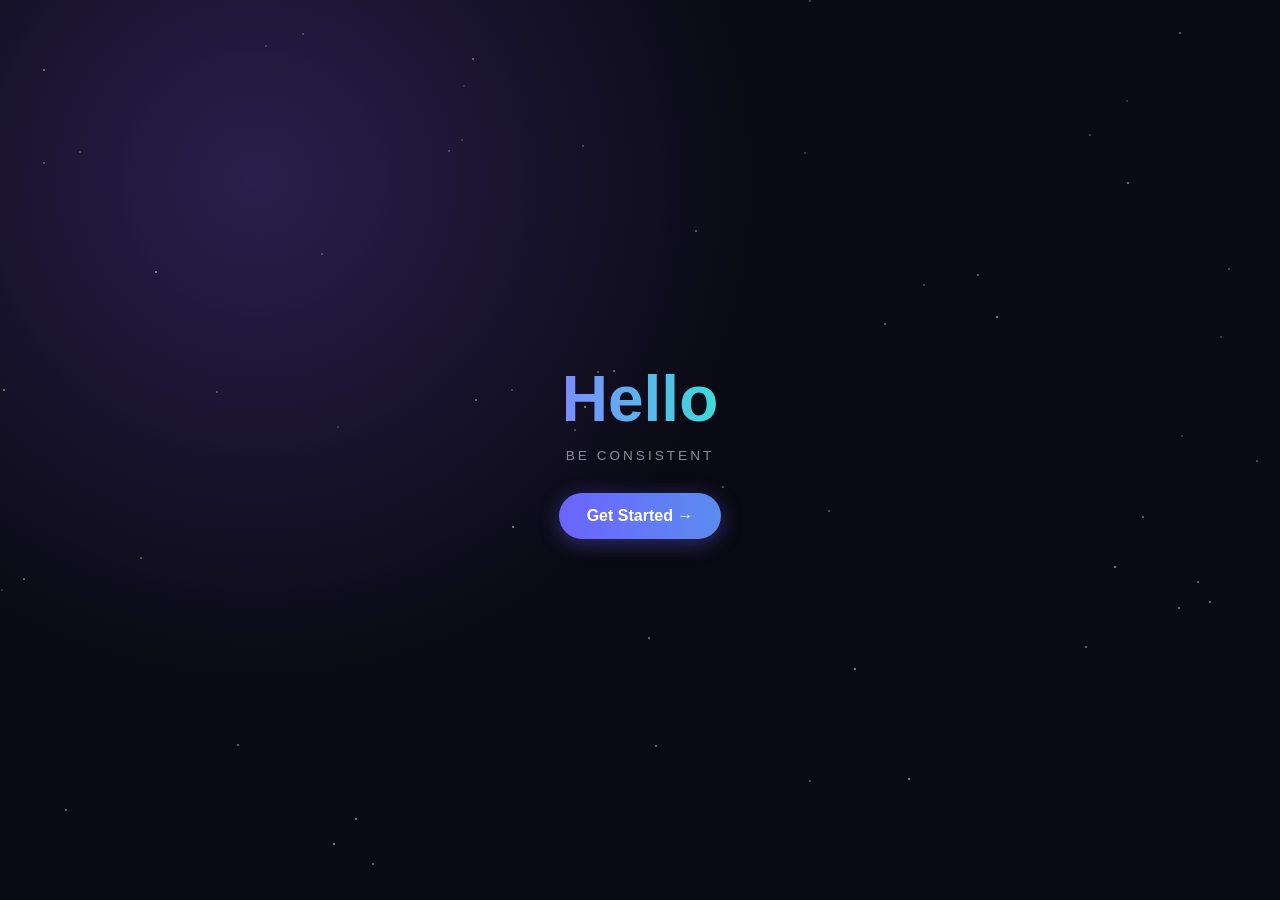
<file: index.html>
<!DOCTYPE html>
<html lang="en">
<head>
  <meta charset="UTF-8">
  <meta name="viewport" content="width=device-width, initial-scale=1.0">
  <title>Focus</title>
  <link rel="icon" href="favicon.ico">
  <link rel="apple-touch-icon" href="favicon-180.png">
  <link rel="stylesheet" href="landing.css">
</head>
<body>
  <div class="stars" id="stars"></div>
  <div class="landing">
    <h1 class="hello">Hello</h1>
    <p class="tagline">BE CONSISTENT</p>
    <a href="dashboard.html" class="get-started">Get Started →</a>
  </div>
  <script src="landing.js"></script>
</body>
</html>
</file>
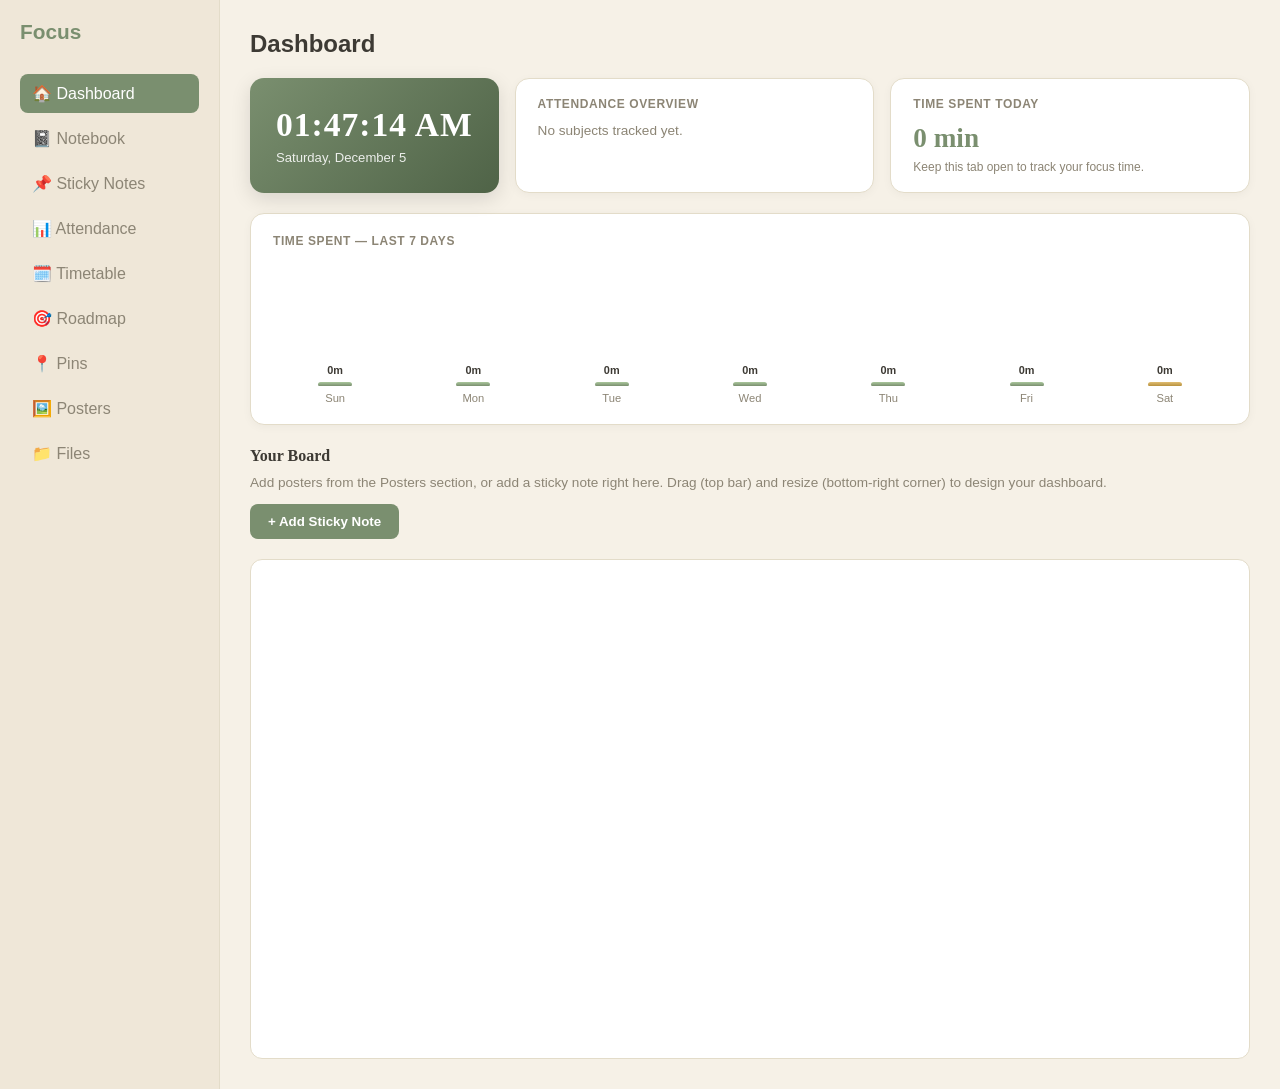
<file: dashboard.html>
<!DOCTYPE html>
<html lang="en">
<head>
  <meta charset="UTF-8">
  <meta name="viewport" content="width=device-width, initial-scale=1.0">
  <title>Focus - Dashboard</title>
  <link rel="icon" href="favicon.ico">
  <link rel="apple-touch-icon" href="favicon-180.png">
  <link rel="stylesheet" href="dashboard.css">
  <link rel="stylesheet" href="pins.css">
  <link rel="stylesheet" href="sticky.css">
  <link rel="stylesheet" href="notebook.css">
  <link rel="stylesheet" href="attendance.css">
  <link rel="stylesheet" href="timetable.css">
  <link rel="stylesheet" href="roadmap.css">
  <link rel="stylesheet" href="posters.css">
  <link rel="stylesheet" href="files.css">
</head>
<body>
  <div class="app">
    <aside class="sidebar">
      <h1 class="logo">Focus</h1>
      <nav>
        <ul>
          <li class="nav-item active" data-section="dashboard">🏠 Dashboard</li>
          <li class="nav-item" data-section="notebook">📓 Notebook</li>
          <li class="nav-item" data-section="sticky">📌 Sticky Notes</li>
          <li class="nav-item" data-section="attendance">📊 Attendance</li>
          <li class="nav-item" data-section="timetable">🗓️ Timetable</li>
          <li class="nav-item" data-section="roadmap">🎯 Roadmap</li>
          <li class="nav-item" data-section="pins">📍 Pins</li>
          <li class="nav-item" data-section="posters">🖼️ Posters</li>
          <li class="nav-item" data-section="files">📁 Files</li>
        </ul>
      </nav>
    </aside>
    <main class="content">
      <h2 id="section-title">Dashboard</h2>
      <div id="section-body">
        <p>Welcome to Focus! This is your dashboard shell. Each section comes alive in later phases.</p>
      </div>
    </main>
  </div>
  <script src="pins.js"></script>
  <script src="sticky.js"></script>
  <script src="notebook.js"></script>
  <script src="attendance.js"></script>
  <script src="timetable.js"></script>
  <script src="roadmap.js"></script>
  <script src="posters.js"></script>
  <script src="files.js"></script>
  <script src="dashboard.js"></script>
</body>
</html>
</file>
<file: landing.css>
* { margin: 0; padding: 0; box-sizing: border-box; }

body {
  height: 100vh;
  overflow: hidden;
  background: radial-gradient(circle at 20% 20%, #2a1f4d, #0a0a14 40%),
              radial-gradient(circle at 80% 80%, #0d3b3e, #0a0a14 50%);
  background-color: #0a0a14;
  font-family: 'Segoe UI', sans-serif;
  position: relative;
}

.landing {
  position: relative;
  z-index: 2;
  height: 100vh;
  display: flex;
  flex-direction: column;
  align-items: center;
  justify-content: center;
  text-align: center;
}

.hello {
  font-size: 4rem;
  font-weight: 800;
  background: linear-gradient(90deg, #7c8cff, #3ddbd9);
  -webkit-background-clip: text;
  background-clip: text;
  color: transparent;
  margin-bottom: 12px;
}

.tagline {
  color: #8a8a9a;
  letter-spacing: 3px;
  font-size: 0.85rem;
  margin-bottom: 30px;
}

.get-started {
  background: linear-gradient(90deg, #6c63ff, #5b8def);
  color: #fff;
  text-decoration: none;
  padding: 14px 28px;
  border-radius: 30px;
  font-weight: 600;
  transition: transform 0.2s, box-shadow 0.2s;
  box-shadow: 0 4px 20px rgba(108, 99, 255, 0.4);
}

.get-started:hover {
  transform: translateY(-2px);
  box-shadow: 0 6px 25px rgba(108, 99, 255, 0.6);
}

.stars {
  position: absolute;
  top: 0; left: 0; width: 100%; height: 100%;
  z-index: 1;
}

.star {
  position: absolute;
  width: 2px;
  height: 2px;
  background: rgba(255,255,255,0.6);
  border-radius: 50%;
}
</file>
<file: dashboard.css>
:root {
  --bg-main: #f6f1e7;
  --bg-sidebar: #efe7d8;
  --bg-card: #ffffff;
  --text-primary: #3d3a34;
  --text-secondary: #8c8575;
  --accent: #7a8f6f;
  --border: #e3dcc9;
}

* { margin: 0; padding: 0; box-sizing: border-box; }

body {
  font-family: 'Segoe UI', sans-serif;
  background: var(--bg-main);
  color: var(--text-primary);
}

.app { display: flex; min-height: 100vh; }

.sidebar {
  width: 220px;
  background: var(--bg-sidebar);
  padding: 20px;
  border-right: 1px solid var(--border);
}

.logo { font-size: 1.3rem; margin-bottom: 30px; color: var(--accent); font-weight: 700; }

nav ul { list-style: none; }

.nav-item {
  padding: 10px 12px;
  border-radius: 8px;
  margin-bottom: 6px;
  cursor: pointer;
  color: var(--text-secondary);
  transition: background 0.2s, color 0.2s;
}

.nav-item:hover { background: var(--bg-card); color: var(--text-primary); }

.nav-item.active { background: var(--accent); color: #fff; }

.content { flex: 1; padding: 30px; }

#section-title { margin-bottom: 20px; }
</file>
<file: pins.css>
.pin-list {
  display: flex;
  flex-direction: column;
  gap: 10px;
}

.pin-row {
  display: flex;
  align-items: center;
  gap: 14px;
  background: var(--bg-card);
  border: 1px solid var(--border);
  border-radius: 10px;
  padding: 12px 16px;
  cursor: pointer;
}

.pin-row:hover { border-color: var(--accent); }

.pin-row.pin-missing {
  cursor: default;
  opacity: 0.5;
}

.pin-row.pin-missing:hover { border-color: var(--border); }

.pin-icon { font-size: 1.2rem; }

.pin-body { flex: 1; }

.pin-title { font-weight: 600; }

.pin-sub {
  font-size: 0.75rem;
  color: var(--text-secondary);
  margin-top: 2px;
}

.pin-unpin-btn {
  background: none;
  border: none;
  color: var(--text-secondary);
  cursor: pointer;
  font-size: 1.1rem;
}

.pin-unpin-btn:hover { color: #c97f7f; }

.pin-empty {
  color: var(--text-secondary);
  font-size: 0.9rem;
  padding: 30px;
  text-align: center;
}

.note-pin-btn {
  cursor: pointer;
  font-size: 0.9rem;
  color: #ffd43b;
}

.rm-item-pin {
  background: none;
  border: none;
  color: var(--text-secondary);
  cursor: pointer;
  font-size: 1rem;
  flex-shrink: 0;
}

.rm-item-pin.pinned { color: #ffd43b; }

.pinned-active { color: #ffd43b !important; border-color: #ffd43b !important; }
</file>
<file: sticky.css>
.add-note-btn {
  background: var(--accent);
  color: #fff;
  border: none;
  padding: 10px 18px;
  border-radius: 8px;
  cursor: pointer;
  margin-bottom: 20px;
  font-weight: 600;
}

.add-note-btn:hover { opacity: 0.9; }

.sticky-board {
  position: relative;
  width: 100%;
  height: 600px;
  background: var(--bg-card);
  border-radius: 12px;
  border: 1px solid var(--border);
  overflow: hidden;
}

.sticky-note {
  position: absolute;
  border-radius: 10px;
  box-shadow: 0 4px 14px rgba(0,0,0,0.18);
  resize: both;
  overflow: auto;
  min-width: 140px;
  min-height: 100px;
  display: flex;
  flex-direction: column;
}

.note-header {
  display: flex;
  justify-content: space-between;
  align-items: center;
  padding: 6px 8px;
  cursor: move;
  background: rgba(0,0,0,0.15);
}

.note-colors {
  display: flex;
  gap: 4px;
}

.color-swatch {
  width: 14px;
  height: 14px;
  border-radius: 50%;
  cursor: pointer;
  border: 1px solid rgba(255,255,255,0.5);
}

.note-delete {
  cursor: pointer;
  color: #fff;
  font-weight: bold;
  padding: 0 4px;
}

.note-content {
  flex: 1;
  padding: 8px;
  color: #2a2a2a;
  outline: none;
  font-size: 0.85rem;
  overflow-y: auto;
}
</file>
<file: notebook.css>
.nb-btn {
  background: var(--accent);
  color: #fff;
  border: none;
  padding: 10px 18px;
  border-radius: 8px;
  cursor: pointer;
  margin-bottom: 20px;
  font-weight: 600;
}

.nb-btn:hover { opacity: 0.9; }

.nb-btn-small {
  padding: 6px 12px;
  font-size: 0.8rem;
  margin-bottom: 0;
}

.nb-back-btn {
  background: none;
  border: none;
  color: var(--text-secondary);
  cursor: pointer;
  margin-bottom: 12px;
  font-size: 0.9rem;
}

.nb-back-btn:hover { color: var(--text-primary); }

.nb-subtitle {
  margin-bottom: 16px;
  color: var(--text-primary);
}

.nb-grid {
  display: grid;
  grid-template-columns: repeat(auto-fill, minmax(160px, 1fr));
  gap: 14px;
}

.nb-card {
  background: var(--bg-card);
  border: 1px solid var(--border);
  border-radius: 10px;
  padding: 20px 14px;
  cursor: pointer;
  display: flex;
  justify-content: space-between;
  align-items: center;
  transition: border-color 0.2s;
}

.nb-card:hover { border-color: var(--accent); }

.nb-card-title { font-weight: 600; }

.nb-card-menu {
  position: relative;
}

.nb-card-menu-btn {
  cursor: pointer;
  color: var(--text-secondary);
  font-weight: bold;
  padding: 2px 8px;
  border-radius: 4px;
}

.nb-card-menu-btn:hover {
  background: rgba(255,255,255,0.08);
  color: var(--text-primary);
}

.nb-card-menu-dropdown {
  display: none;
  position: absolute;
  right: 0;
  top: 100%;
  margin-top: 4px;
  background: var(--bg-sidebar);
  border: 1px solid var(--border);
  border-radius: 8px;
  overflow: hidden;
  z-index: 30;
  min-width: 110px;
}

.nb-card-menu-dropdown.open { display: block; }

.nb-delete-option {
  display: block;
  width: 100%;
  background: none;
  border: none;
  color: #ff6b6b;
  padding: 8px 12px;
  text-align: left;
  cursor: pointer;
  font-size: 0.85rem;
}

.nb-delete-option:hover {
  background: rgba(255,107,107,0.1);
}

.nb-toolbar {
  display: flex;
  align-items: center;
  gap: 12px;
  background: var(--bg-card);
  border: 1px solid var(--border);
  border-radius: 10px;
  padding: 10px 14px;
  margin-bottom: 14px;
  flex-wrap: wrap;
}

.nb-select {
  background: var(--bg-sidebar);
  color: var(--text-primary);
  border: 1px solid var(--border);
  border-radius: 6px;
  padding: 5px 8px;
}

.nb-color-group {
  display: flex;
  gap: 6px;
}

.nb-color-dot {
  width: 20px;
  height: 20px;
  border-radius: 50%;
  cursor: pointer;
  border: 1px solid rgba(255,255,255,0.3);
}

.nb-clear-btn {
  background: none;
  border: 1px solid var(--border);
  color: var(--text-secondary);
  border-radius: 6px;
  padding: 5px 10px;
  font-size: 0.8rem;
  cursor: pointer;
}

.nb-clear-btn:hover {
  color: var(--text-primary);
  border-color: var(--accent);
}

.nb-color-popup {
  display: none;
  gap: 10px;
  padding: 10px 14px;
  background: var(--bg-card);
  border: 1px solid var(--border);
  border-radius: 10px;
  margin-bottom: 14px;
}

.nb-popup-swatch {
  width: 28px;
  height: 28px;
  border-radius: 50%;
  cursor: pointer;
  border: 2px solid rgba(0,0,0,0.2);
  transition: transform 0.15s;
}

.nb-popup-swatch:hover { transform: scale(1.15); }

.nb-page-wrapper {
  position: relative;
  background: #ffffff;
  border-radius: 12px;
  min-height: 500px;
  overflow: hidden;
}

.nb-editor {
  padding: 24px;
  min-height: 500px;
  color: #1a1a1a;
  outline: none;
  line-height: 1.6;
}

.nb-sticky-layer {
  position: absolute;
  top: 0; left: 0; width: 100%; height: 100%;
  pointer-events: none;
}

.nb-sticky-layer .page-sticky,
.nb-sticky-layer .page-image {
  pointer-events: auto;
}

.page-sticky {
  position: absolute;
  border-radius: 10px;
  box-shadow: 0 4px 14px rgba(0,0,0,0.3);
  resize: both;
  overflow: auto;
  min-width: 140px;
  min-height: 100px;
  display: flex;
  flex-direction: column;
}

.page-sticky-header {
  display: flex;
  justify-content: space-between;
  align-items: center;
  padding: 6px 8px;
  cursor: move;
  background: rgba(0,0,0,0.3);
}

.page-sticky .note-content {
  color: #1a1a1a;
}

.page-sticky .color-swatch {
  border: 1px solid rgba(0,0,0,0.3);
}

/* Page images */

.page-image {
  position: absolute;
  border-radius: 10px;
  box-shadow: 0 4px 14px rgba(0,0,0,0.3);
  resize: both;
  overflow: hidden;
  min-width: 100px;
  min-height: 80px;
  display: flex;
  flex-direction: column;
  background: #fff;
}

.page-image-header {
  display: flex;
  justify-content: flex-end;
  align-items: center;
  padding: 4px 6px;
  cursor: move;
  background: rgba(0,0,0,0.45);
}

.page-image-delete {
  cursor: pointer;
  color: #fff;
  font-weight: bold;
  font-size: 0.9rem;
}

.page-image-delete:hover { color: #ff6b6b; }

.page-image-body {
  flex: 1;
  overflow: hidden;
}

.page-image-body img {
  width: 100%;
  height: 100%;
  object-fit: contain;
  display: block;
}
</file>
<file: attendance.css>
.att-summary {
  display: flex;
  gap: 16px;
  margin-bottom: 20px;
}

.att-summary-card {
  background: var(--bg-card);
  border: 1px solid var(--border);
  border-radius: 10px;
  padding: 16px 20px;
  min-width: 160px;
}

.att-summary-label {
  font-size: 0.8rem;
  color: var(--text-secondary);
  margin-bottom: 6px;
}

.att-summary-value {
  font-size: 1.6rem;
  font-weight: 700;
}

.att-summary-value.good { color: #6fae8a; }
.att-summary-value.warning { color: #c97f7f; }

.att-subject-list {
  background: var(--bg-card);
  border: 1px solid var(--border);
  border-radius: 10px;
  overflow: hidden;
}

.att-subject-row {
  display: flex;
  align-items: center;
  justify-content: space-between;
  padding: 14px 18px;
  border-bottom: 1px solid var(--border);
  cursor: pointer;
}

.att-subject-row:last-child { border-bottom: none; }
.att-subject-row:hover { background: rgba(0,0,0,0.03); }

.att-subject-left {
  display: flex;
  align-items: center;
  gap: 14px;
}

.att-subject-name { font-weight: 600; }

.att-subject-meta {
  font-size: 0.75rem;
  color: var(--text-secondary);
  margin-top: 2px;
}

.att-circle {
  width: 46px;
  height: 46px;
  border-radius: 50%;
  display: flex;
  align-items: center;
  justify-content: center;
  flex-shrink: 0;
}

.att-circle-inner {
  width: 36px;
  height: 36px;
  border-radius: 50%;
  background: var(--bg-card);
  display: flex;
  align-items: center;
  justify-content: center;
  font-size: 0.68rem;
  font-weight: 700;
}

.att-delete-btn {
  background: none;
  border: none;
  color: var(--text-secondary);
  cursor: pointer;
  font-size: 1.2rem;
  padding: 0 6px;
}

.att-delete-btn:hover { color: #c97f7f; }

.att-cal-header {
  display: flex;
  align-items: center;
  margin-bottom: 16px;
}

.att-cal-nav {
  display: flex;
  align-items: center;
  gap: 16px;
}

.att-cal-nav-btn {
  background: none;
  border: 1px solid var(--border);
  color: var(--text-secondary);
  border-radius: 6px;
  width: 30px;
  height: 30px;
  cursor: pointer;
  display: flex;
  align-items: center;
  justify-content: center;
  font-size: 1rem;
}

.att-cal-nav-btn:hover { color: var(--text-primary); border-color: var(--accent); }

.att-cal-month-label {
  font-weight: 700;
  letter-spacing: 1px;
  min-width: 160px;
  text-align: center;
}

.att-cal-grid {
  display: grid;
  grid-template-columns: repeat(7, 1fr);
  gap: 6px;
  background: var(--bg-card);
  border: 1px solid var(--border);
  border-radius: 10px;
  padding: 14px;
}

.att-cal-weekday {
  text-align: center;
  font-size: 0.7rem;
  color: var(--text-secondary);
  text-transform: uppercase;
  padding-bottom: 6px;
}

.att-cal-cell {
  aspect-ratio: 1;
  display: flex;
  align-items: center;
  justify-content: center;
  border-radius: 8px;
  font-size: 0.85rem;
  cursor: pointer;
  background: rgba(0,0,0,0.03);
  color: var(--text-secondary);
  border: 1px solid transparent;
  transition: transform 0.1s;
}

.att-cal-cell:hover { transform: scale(1.06); }

.att-cal-cell.empty {
  cursor: default;
  opacity: 0.25;
  background: none;
}

.att-cal-cell.empty:hover { transform: none; }

.att-cal-cell.today { border-color: var(--accent); }

.att-cal-cell.present { background: #6fae8a; color: #fff; }
.att-cal-cell.absent { background: #c97f7f; color: #fff; }
.att-cal-cell.holiday { background: #8a9ac9; color: #fff; }

.att-cal-legend {
  display: flex;
  gap: 18px;
  margin-top: 14px;
  font-size: 0.78rem;
  color: var(--text-secondary);
  flex-wrap: wrap;
}

.att-legend-item {
  display: flex;
  align-items: center;
  gap: 6px;
}

.att-legend-dot {
  width: 10px;
  height: 10px;
  border-radius: 50%;
}

.att-legend-dot.present { background: #6fae8a; }
.att-legend-dot.absent { background: #c97f7f; }
.att-legend-dot.holiday { background: #8a9ac9; }

.att-cal-footer {
  display: flex;
  gap: 28px;
  margin-top: 16px;
  background: var(--bg-card);
  border: 1px solid var(--border);
  border-radius: 10px;
  padding: 14px 18px;
}

.att-footer-stat {
  display: flex;
  flex-direction: column;
  gap: 4px;
}

.att-footer-label {
  font-size: 0.72rem;
  color: var(--text-secondary);
  text-transform: uppercase;
}

.att-footer-value { font-weight: 700; }
.att-footer-value.good { color: #6fae8a; }
.att-footer-value.warning { color: #c97f7f; }
</file>
<file: timetable.css>
.tt-hint {
  color: var(--text-secondary);
  font-size: 0.85rem;
  margin-bottom: 14px;
}

.tt-grid {
  display: grid;
  background: var(--bg-card);
  border: 1px solid var(--border);
  border-radius: 10px;
  padding: 10px;
  gap: 4px;
  position: relative;
  overflow-x: auto;
}

.tt-cell {
  display: flex;
  align-items: center;
  justify-content: center;
  font-size: 0.75rem;
}

.tt-corner { background: transparent; }

.tt-day-header {
  font-weight: 700;
  color: var(--text-secondary);
  letter-spacing: 1px;
}

.tt-today-col { color: var(--accent); }

.tt-time-label {
  color: var(--text-secondary);
  font-size: 0.7rem;
}

.tt-slot {
  background: rgba(0,0,0,0.025);
  border-radius: 6px;
  cursor: pointer;
  transition: background 0.15s;
}

.tt-slot:hover {
  background: rgba(0,0,0,0.06);
}

.tt-class-block {
  border-radius: 8px;
  padding: 6px 8px;
  color: #fff;
  position: relative;
  z-index: 2;
  display: flex;
  flex-direction: column;
  overflow: hidden;
}

.tt-class-name {
  font-weight: 700;
  font-size: 0.78rem;
  line-height: 1.2;
}

.tt-class-location {
  font-size: 0.68rem;
  opacity: 0.85;
  margin-top: 2px;
}

.tt-class-delete {
  position: absolute;
  top: 2px;
  right: 6px;
  cursor: pointer;
  font-weight: bold;
  font-size: 0.9rem;
}

.tt-color-popup {
  display: none;
  gap: 10px;
  padding: 10px 14px;
  background: var(--bg-card);
  border: 1px solid var(--border);
  border-radius: 10px;
  margin-bottom: 14px;
}
</file>
<file: roadmap.css>
.rm-add-bar {
  display: flex;
  gap: 10px;
  margin-bottom: 20px;
  flex-wrap: wrap;
  background: var(--bg-card);
  border: 1px solid var(--border);
  border-radius: 10px;
  padding: 14px;
}

.rm-input {
  background: var(--bg-sidebar);
  color: var(--text-primary);
  border: 1px solid var(--border);
  border-radius: 6px;
  padding: 8px 10px;
  font-size: 0.85rem;
}

.rm-input-title { flex: 1; min-width: 180px; }

.rm-progress-wrap {
  margin-bottom: 20px;
}

.rm-progress-label {
  display: flex;
  justify-content: space-between;
  font-size: 0.8rem;
  color: var(--text-secondary);
  margin-bottom: 6px;
}

.rm-progress-bar-bg {
  background: var(--bg-card);
  border: 1px solid var(--border);
  border-radius: 20px;
  height: 12px;
  overflow: hidden;
}

.rm-progress-bar-fill {
  height: 100%;
  background: var(--accent);
  transition: width 0.3s;
}

.rm-list {
  display: flex;
  flex-direction: column;
  gap: 10px;
}

.rm-item {
  display: flex;
  align-items: center;
  gap: 12px;
  background: var(--bg-card);
  border: 1px solid var(--border);
  border-radius: 10px;
  padding: 12px 16px;
}

.rm-item.done { opacity: 0.55; }

.rm-checkbox {
  width: 20px;
  height: 20px;
  cursor: pointer;
  accent-color: var(--accent);
  flex-shrink: 0;
}

.rm-item-body { flex: 1; cursor: pointer; }

.rm-item-title {
  font-weight: 600;
  margin-bottom: 2px;
}

.rm-item.done .rm-item-title {
  text-decoration: line-through;
}

.rm-item-deadline {
  font-size: 0.75rem;
  color: var(--text-secondary);
}

.rm-item-deadline.overdue {
  color: #c97f7f;
  font-weight: 600;
}

.rm-item-deadline.today {
  color: #d9b35c;
  font-weight: 600;
}

.rm-item-delete {
  background: none;
  border: none;
  color: var(--text-secondary);
  cursor: pointer;
  font-size: 1.1rem;
  flex-shrink: 0;
}

.rm-item-delete:hover { color: #c97f7f; }

.rm-empty {
  color: var(--text-secondary);
  font-size: 0.9rem;
  padding: 20px;
  text-align: center;
}

/* Goal canvas page (shapes + notes) */

.rm-shape-layer {
  position: absolute;
  top: 0; left: 0; width: 100%; height: 100%;
  pointer-events: none;
}

.rm-shape-layer .rm-shape { pointer-events: auto; }

.rm-shape {
  position: absolute;
  border-radius: 8px;
  resize: both;
  overflow: auto;
  min-width: 100px;
  min-height: 60px;
  display: flex;
  flex-direction: column;
}

.rm-shape-box {
  border: 4px solid #5b6f8a;
  box-shadow: 0 4px 12px rgba(0,0,0,0.15);
}

.rm-shape-header {
  display: flex;
  justify-content: flex-end;
  align-items: center;
  padding: 4px 8px;
  cursor: move;
  background: rgba(0,0,0,0.07);
  border-radius: 8px 8px 0 0;
}

.rm-shape-box .rm-shape-text {
  flex: 1;
  padding: 8px;
  color: #2a2a2a;
  outline: none;
  font-size: 0.85rem;
  overflow-y: auto;
}

.rm-shape-delete {
  cursor: pointer;
  font-weight: bold;
  color: #444;
  padding: 0 4px;
  font-size: 1rem;
}

.rm-shape-delete:hover { color: #c0392b; }

/* Arrow: no header bar, just the line + an overlay delete button */

.rm-shape-arrow {
  background: transparent;
  min-height: 30px;
  cursor: pointer;
  position: relative;
}

.rm-shape-arrow svg {
  width: 100%;
  height: 100%;
}

.rm-arrow-delete {
  position: absolute;
  top: 0;
  right: 0;
  width: 18px;
  height: 18px;
  display: flex;
  align-items: center;
  justify-content: center;
  border-radius: 50%;
  background: rgba(255,255,255,0.85);
  color: #444;
  font-weight: bold;
  font-size: 0.85rem;
  cursor: pointer;
  z-index: 5;
}

.rm-arrow-delete:hover { color: #c0392b; }
</file>
<file: posters.css>
.poster-add-btn {
  background: var(--accent);
  color: #fff;
  border: none;
  padding: 10px 18px;
  border-radius: 8px;
  cursor: pointer;
  margin-bottom: 20px;
  font-weight: 600;
}

.poster-add-btn:hover { opacity: 0.9; }

.poster-grid {
  display: grid;
  grid-template-columns: repeat(auto-fill, minmax(220px, 1fr));
  gap: 16px;
}

.poster-card {
  position: relative;
  border-radius: 12px;
  overflow: hidden;
  min-height: 180px;
  display: flex;
  flex-direction: column;
  justify-content: center;
  padding: 20px;
  color: #fff;
  border: 1px solid var(--border);
}

.poster-card img {
  position: absolute;
  top: 0; left: 0; width: 100%; height: 100%;
  object-fit: cover;
  z-index: 0;
}

.poster-card .poster-card-overlay {
  position: relative;
  z-index: 1;
}

.poster-quote-text {
  font-size: 1.05rem;
  font-weight: 700;
  line-height: 1.3;
}

.poster-quote-sub {
  font-size: 0.78rem;
  opacity: 0.8;
  margin-top: 6px;
}

.poster-card-actions {
  position: absolute;
  top: 10px;
  right: 10px;
  z-index: 2;
  display: flex;
  gap: 6px;
}

.poster-action-btn {
  background: rgba(0,0,0,0.4);
  border: none;
  color: #fff;
  border-radius: 6px;
  padding: 4px 8px;
  font-size: 0.75rem;
  cursor: pointer;
}

.poster-action-btn:hover { background: rgba(0,0,0,0.6); }

.poster-action-btn.featured {
  background: #c9a86b;
  color: #1a1a1a;
}

/* Dashboard top widgets */

.dash-top-row {
  display: flex;
  gap: 16px;
  margin-bottom: 20px;
  flex-wrap: wrap;
}

.dash-clock-card {
  background: linear-gradient(135deg, #7a8f6f, #4f6347);
  color: #fff;
  border-radius: 14px;
  padding: 22px 26px;
  min-width: 220px;
  box-shadow: 0 6px 20px rgba(0,0,0,0.12);
  display: flex;
  flex-direction: column;
  justify-content: center;
}

.dash-clock-time {
  font-size: 2.1rem;
  font-weight: 700;
  font-family: Georgia, serif;
  letter-spacing: 1px;
}

.dash-clock-date {
  font-size: 0.82rem;
  opacity: 0.88;
  margin-top: 6px;
}

.dash-stat-card {
  background: var(--bg-card);
  border: 1px solid var(--border);
  border-radius: 14px;
  padding: 18px 22px;
  flex: 1;
  min-width: 220px;
  box-shadow: 0 2px 10px rgba(0,0,0,0.04);
}

.dash-stat-title {
  font-size: 0.75rem;
  color: var(--text-secondary);
  text-transform: uppercase;
  letter-spacing: 0.6px;
  margin-bottom: 12px;
  font-weight: 700;
}

.dash-att-mini-list {
  display: flex;
  flex-direction: column;
  gap: 8px;
  max-height: 90px;
  overflow-y: auto;
}

.dash-att-mini-row {
  display: flex;
  justify-content: space-between;
  align-items: center;
  font-size: 0.85rem;
}

.dash-att-mini-name { color: var(--text-primary); font-weight: 600; }

.dash-att-mini-pct {
  font-weight: 700;
  padding: 2px 10px;
  border-radius: 20px;
  font-size: 0.75rem;
}

.dash-att-mini-pct.good { background: rgba(111,174,138,0.18); color: #4f7d63; }
.dash-att-mini-pct.warning { background: rgba(201,127,127,0.18); color: #a85a5a; }

.dash-att-empty { color: var(--text-secondary); font-size: 0.85rem; }

.dash-usage-today-value {
  font-size: 1.7rem;
  font-weight: 700;
  color: #7a8f6f;
  font-family: Georgia, serif;
}

.dash-usage-today-sub {
  font-size: 0.75rem;
  color: var(--text-secondary);
  margin-top: 6px;
}

.dash-chart-card {
  background: var(--bg-card);
  border: 1px solid var(--border);
  border-radius: 14px;
  padding: 20px 22px;
  margin-bottom: 22px;
  box-shadow: 0 2px 10px rgba(0,0,0,0.04);
}

.dash-chart-title {
  font-size: 0.75rem;
  color: var(--text-secondary);
  text-transform: uppercase;
  letter-spacing: 0.6px;
  margin-bottom: 16px;
  font-weight: 700;
}

.dash-chart-bars {
  display: flex;
  align-items: flex-end;
  gap: 14px;
  height: 140px;
}

.dash-chart-col {
  flex: 1;
  display: flex;
  flex-direction: column;
  align-items: center;
  justify-content: flex-end;
  height: 100%;
  gap: 6px;
}

.dash-chart-bar {
  width: 100%;
  max-width: 34px;
  border-radius: 6px 6px 3px 3px;
  background: linear-gradient(180deg, #aac79c, #7a8f6f);
  min-height: 4px;
  transition: height 0.3s;
}

.dash-chart-bar.today {
  background: linear-gradient(180deg, #e0bd72, #b8923f);
}

.dash-chart-label { font-size: 0.7rem; color: var(--text-secondary); }
.dash-chart-value { font-size: 0.68rem; color: var(--text-primary); font-weight: 600; }

.dash-section-label {
  font-size: 1rem;
  font-weight: 700;
  margin: 6px 0 10px;
  color: var(--text-primary);
  font-family: Georgia, serif;
}

/* Dashboard canvas (posters + sticky notes) */

.dash-poster-board {
  position: relative;
  width: 100%;
  height: 500px;
  background: var(--bg-card);
  border-radius: 12px;
  border: 1px solid var(--border);
  overflow: hidden;
}

.dash-poster-item {
  position: absolute;
  border-radius: 10px;
  overflow: hidden;
  resize: both;
  min-width: 160px;
  min-height: 120px;
  box-shadow: 0 4px 12px rgba(0,0,0,0.15);
  display: flex;
  flex-direction: column;
}

.dash-poster-item-header {
  display: flex;
  justify-content: flex-end;
  align-items: center;
  padding: 4px 6px;
  cursor: move;
  background: rgba(0,0,0,0.2);
  position: relative;
  z-index: 2;
}

.dash-sticky-item .dash-poster-item-header {
  justify-content: space-between;
}

.dash-sticky-colors {
  display: flex;
  gap: 4px;
}

.dash-sticky-color-dot {
  width: 12px;
  height: 12px;
  border-radius: 50%;
  cursor: pointer;
  border: 1px solid rgba(0,0,0,0.25);
}

.dash-poster-item-remove {
  color: #fff;
  font-weight: bold;
  cursor: pointer;
  font-size: 0.9rem;
}

.dash-poster-item-remove:hover { color: #ff8a8a; }

.dash-poster-item-body {
  flex: 1;
  position: relative;
  display: flex;
  flex-direction: column;
  justify-content: center;
  padding: 16px;
  color: #fff;
  overflow: hidden;
}

.dash-poster-item-body.has-image { padding: 0; }

.dash-poster-item-body img {
  position: absolute;
  top: 0; left: 0; width: 100%; height: 100%;
  object-fit: cover;
  z-index: 0;
}

.dash-poster-item-quote, .dash-poster-item-sub {
  position: relative;
  z-index: 1;
}

.dash-poster-item-quote {
  font-size: 1rem;
  font-weight: 700;
  line-height: 1.3;
}

.dash-poster-item-sub {
  font-size: 0.75rem;
  opacity: 0.85;
  margin-top: 4px;
}

.dash-sticky-item .dash-poster-item-body {
  color: #2a2a2a;
  padding: 10px;
  outline: none;
  overflow-y: auto;
  font-size: 0.85rem;
  display: block;
}
</file>
<file: files.css>
.file-list {
  display: flex;
  flex-direction: column;
  gap: 10px;
}

.file-row {
  display: flex;
  align-items: center;
  gap: 14px;
  background: var(--bg-card);
  border: 1px solid var(--border);
  border-radius: 10px;
  padding: 12px 16px;
}

.file-icon { font-size: 1.4rem; }

.file-body { flex: 1; min-width: 0; }

.file-name {
  font-weight: 600;
  white-space: nowrap;
  overflow: hidden;
  text-overflow: ellipsis;
}

.file-meta {
  font-size: 0.75rem;
  color: var(--text-secondary);
  margin-top: 2px;
}

.file-actions {
  display: flex;
  align-items: center;
  gap: 10px;
  flex-shrink: 0;
}

.file-action-link {
  color: var(--accent);
  font-size: 0.8rem;
  text-decoration: none;
  font-weight: 600;
}

.file-action-link:hover { text-decoration: underline; }

.file-delete-btn {
  background: none;
  border: none;
  color: var(--text-secondary);
  cursor: pointer;
  font-size: 1.1rem;
}

.file-delete-btn:hover { color: #c97f7f; }

.file-empty {
  color: var(--text-secondary);
  font-size: 0.9rem;
  padding: 20px;
  text-align: center;
}

.file-hint {
  color: var(--text-secondary);
  font-size: 0.8rem;
  margin-bottom: 14px;
}
</file>
